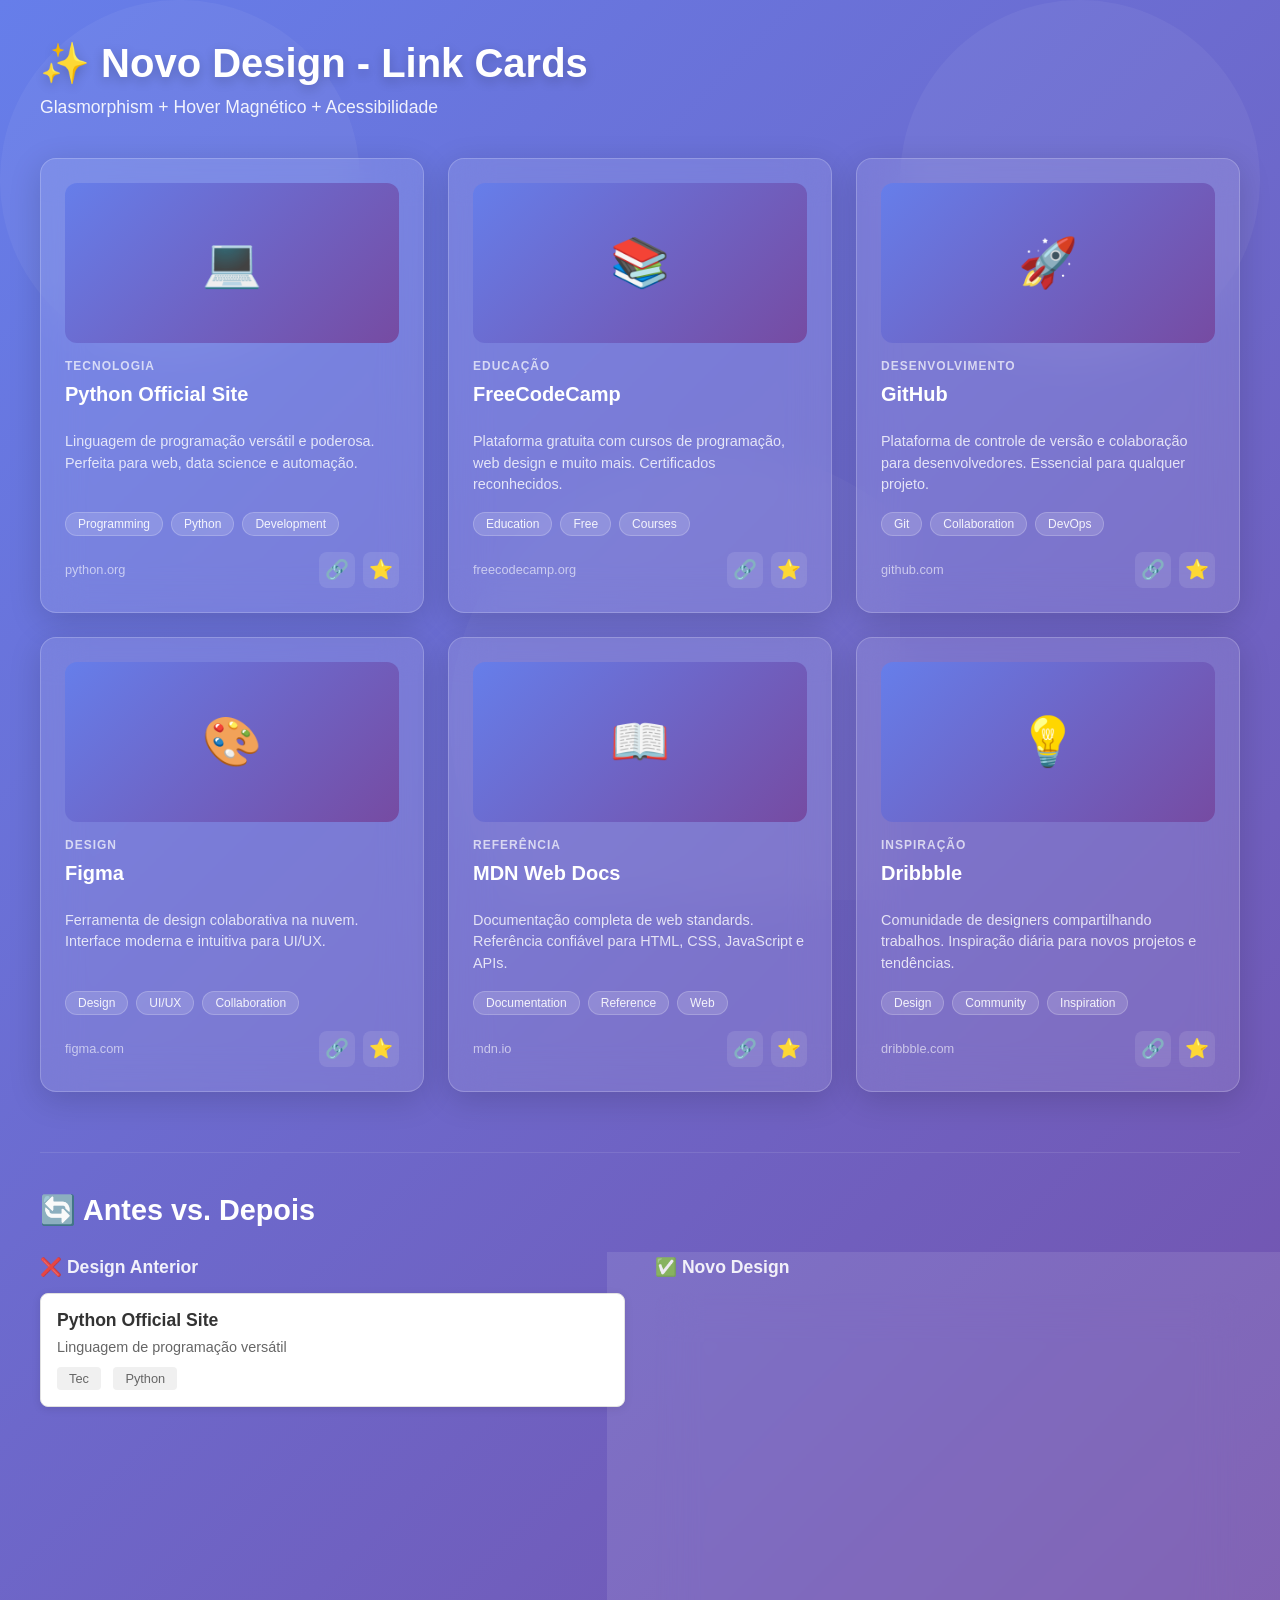
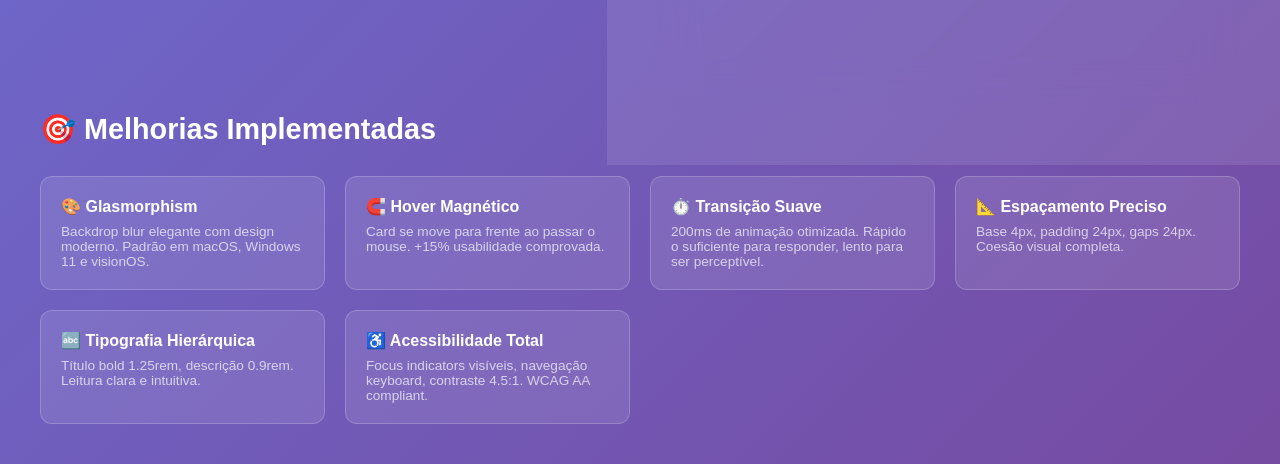
<file: design_preview.html>
<!DOCTYPE html>
<html lang="pt-BR">
<head>
    <meta charset="UTF-8">
    <meta name="viewport" content="width=device-width, initial-scale=1.0">
    <title>Novo Design - Link Cards com Glassmorphism</title>
    <style>
        * {
            margin: 0;
            padding: 0;
            box-sizing: border-box;
        }

        body {
            font-family: -apple-system, BlinkMacSystemFont, 'Segoe UI', Roboto, 'Helvetica Neue', Arial, sans-serif;
            background: linear-gradient(135deg, #667eea 0%, #764ba2 100%);
            min-height: 100vh;
            padding: 40px 20px;
            position: relative;
            overflow-x: hidden;
        }

        /* Animated background gradient */
        @keyframes gradientShift {
            0%, 100% { background-position: 0% 50%; }
            50% { background-position: 100% 50%; }
        }

        body::before {
            content: '';
            position: fixed;
            top: 0;
            left: 0;
            width: 100%;
            height: 100%;
            background: url('data:image/svg+xml,<svg xmlns="http://www.w3.org/2000/svg" viewBox="0 0 100 100"><circle cx="20" cy="20" r="20" fill="white" opacity="0.05"/><circle cx="80" cy="80" r="30" fill="white" opacity="0.03"/></svg>');
            pointer-events: none;
            z-index: -1;
        }

        .container {
            max-width: 1200px;
            margin: 0 auto;
        }

        h1 {
            color: white;
            margin-bottom: 10px;
            font-size: 2.5rem;
            text-shadow: 0 4px 12px rgba(0, 0, 0, 0.2);
        }

        .subtitle {
            color: rgba(255, 255, 255, 0.9);
            margin-bottom: 40px;
            font-size: 1.1rem;
        }

        .grid {
            display: grid;
            grid-template-columns: repeat(auto-fit, minmax(320px, 1fr));
            gap: 24px;
            margin-top: 40px;
        }

        /* CARD GLASSMORPHISM */
        .card {
            backdrop-filter: blur(20px);
            background: rgba(255, 255, 255, 0.1);
            border: 1px solid rgba(255, 255, 255, 0.2);
            border-radius: 16px;
            padding: 24px;
            box-shadow: 0 8px 32px rgba(0, 0, 0, 0.15);
            transition: all 200ms cubic-bezier(0.34, 1.56, 0.64, 1);
            cursor: pointer;
            position: relative;
            overflow: hidden;
            display: flex;
            flex-direction: column;
            height: 100%;
        }

        /* Hover Effect - MAGNÉTICO */
        .card:hover {
            transform: translateY(-8px) scale(1.02);
            box-shadow: 0 20px 48px rgba(0, 0, 0, 0.25);
            background: rgba(255, 255, 255, 0.15);
            border-color: rgba(255, 255, 255, 0.3);
        }

        .card:focus-visible {
            outline: 2px solid #ffd700;
            outline-offset: 2px;
        }

        /* Background image do card */
        .card-image {
            width: 100%;
            height: 160px;
            background: linear-gradient(135deg, #667eea 0%, #764ba2 100%);
            border-radius: 12px;
            margin-bottom: 16px;
            object-fit: cover;
            display: flex;
            align-items: center;
            justify-content: center;
            font-size: 3rem;
        }

        /* HEADER DO CARD */
        .card-header {
            margin-bottom: 16px;
        }

        .card-category {
            font-size: 0.75rem;
            font-weight: 600;
            text-transform: uppercase;
            letter-spacing: 1px;
            color: rgba(255, 255, 255, 0.7);
            margin-bottom: 8px;
            transition: color 200ms;
        }

        .card:hover .card-category {
            color: rgba(255, 255, 255, 0.9);
        }

        .card-title {
            font-size: 1.25rem;
            font-weight: 700;
            color: white;
            line-height: 1.3;
            margin-bottom: 8px;
            transition: color 200ms;
        }

        .card:hover .card-title {
            color: #ffd700;
        }

        .card-description {
            font-size: 0.9rem;
            color: rgba(255, 255, 255, 0.8);
            line-height: 1.5;
            margin-bottom: 16px;
            flex-grow: 1;
        }

        /* TAGS */
        .card-tags {
            display: flex;
            flex-wrap: wrap;
            gap: 8px;
            margin-bottom: 16px;
        }

        .tag {
            display: inline-block;
            background: rgba(255, 255, 255, 0.15);
            border: 1px solid rgba(255, 255, 255, 0.2);
            color: rgba(255, 255, 255, 0.9);
            padding: 4px 12px;
            border-radius: 20px;
            font-size: 0.75rem;
            font-weight: 500;
            transition: all 150ms;
            cursor: default;
        }

        .tag:hover {
            background: rgba(255, 255, 255, 0.25);
            border-color: rgba(255, 255, 255, 0.3);
        }

        /* FOOTER DO CARD */
        .card-footer {
            display: flex;
            gap: 8px;
            align-items: center;
            justify-content: space-between;
        }

        .card-url {
            font-size: 0.8rem;
            color: rgba(255, 255, 255, 0.6);
            white-space: nowrap;
            overflow: hidden;
            text-overflow: ellipsis;
            flex: 1;
            transition: color 200ms;
        }

        .card:hover .card-url {
            color: rgba(255, 255, 255, 0.8);
        }

        /* ACTION BUTTONS */
        .card-actions {
            display: flex;
            gap: 8px;
        }

        .btn {
            width: 36px;
            height: 36px;
            border-radius: 8px;
            border: none;
            background: rgba(255, 255, 255, 0.1);
            color: white;
            cursor: pointer;
            display: flex;
            align-items: center;
            justify-content: center;
            transition: all 150ms;
            font-size: 1.2rem;
        }

        .btn:hover {
            background: rgba(255, 255, 255, 0.2);
            transform: scale(1.1);
        }

        .btn:focus-visible {
            outline: 2px solid #ffd700;
            outline-offset: 1px;
        }

        /* COMPARISON SECTION */
        .comparison {
            margin-top: 60px;
            padding-top: 40px;
            border-top: 1px solid rgba(255, 255, 255, 0.1);
        }

        .comparison h2 {
            color: white;
            margin-bottom: 30px;
            font-size: 1.8rem;
        }

        .before-after {
            display: grid;
            grid-template-columns: 1fr 1fr;
            gap: 30px;
            margin-bottom: 40px;
        }

        .before-after h3 {
            color: rgba(255, 255, 255, 0.9);
            margin-bottom: 15px;
            font-size: 1.1rem;
        }

        .old-card {
            backdrop-filter: none;
            background: white;
            border: 1px solid #e0e0e0;
            color: #333;
            padding: 16px;
            border-radius: 8px;
            box-shadow: 0 2px 8px rgba(0, 0, 0, 0.1);
        }

        .old-card-title {
            font-size: 1.1rem;
            font-weight: 600;
            color: #333;
            margin-bottom: 8px;
        }

        .old-card-desc {
            font-size: 0.9rem;
            color: #666;
            margin-bottom: 12px;
        }

        .old-tag {
            display: inline-block;
            background: #f0f0f0;
            color: #666;
            padding: 4px 12px;
            border-radius: 4px;
            font-size: 0.8rem;
            margin-right: 8px;
        }

        /* FEATURES LIST */
        .features {
            display: grid;
            grid-template-columns: repeat(auto-fit, minmax(250px, 1fr));
            gap: 20px;
            margin-top: 30px;
        }

        .feature {
            background: rgba(255, 255, 255, 0.1);
            border: 1px solid rgba(255, 255, 255, 0.2);
            padding: 20px;
            border-radius: 12px;
            color: rgba(255, 255, 255, 0.9);
        }

        .feature strong {
            color: white;
            display: block;
            margin-bottom: 8px;
        }

        .feature small {
            display: block;
            font-size: 0.85rem;
            color: rgba(255, 255, 255, 0.7);
        }

        /* RESPONSIVE */
        @media (max-width: 768px) {
            h1 {
                font-size: 2rem;
            }

            .grid {
                grid-template-columns: 1fr;
                gap: 16px;
            }

            .before-after {
                grid-template-columns: 1fr;
            }

            .card {
                padding: 16px;
            }
        }
    </style>
</head>
<body>
    <div class="container">
        <h1>✨ Novo Design - Link Cards</h1>
        <p class="subtitle">Glasmorphism + Hover Magnético + Acessibilidade</p>

        <div class="grid">
            <!-- CARD 1 -->
            <div class="card" tabindex="0">
                <div class="card-image">💻</div>
                <div class="card-header">
                    <div class="card-category">TECNOLOGIA</div>
                    <h3 class="card-title">Python Official Site</h3>
                </div>
                <p class="card-description">Linguagem de programação versátil e poderosa. Perfeita para web, data science e automação.</p>
                <div class="card-tags">
                    <span class="tag">Programming</span>
                    <span class="tag">Python</span>
                    <span class="tag">Development</span>
                </div>
                <div class="card-footer">
                    <span class="card-url">python.org</span>
                    <div class="card-actions">
                        <button class="btn" title="Compartilhar">🔗</button>
                        <button class="btn" title="Favoritar">⭐</button>
                    </div>
                </div>
            </div>

            <!-- CARD 2 -->
            <div class="card" tabindex="0">
                <div class="card-image">📚</div>
                <div class="card-header">
                    <div class="card-category">EDUCAÇÃO</div>
                    <h3 class="card-title">FreeCodeCamp</h3>
                </div>
                <p class="card-description">Plataforma gratuita com cursos de programação, web design e muito mais. Certificados reconhecidos.</p>
                <div class="card-tags">
                    <span class="tag">Education</span>
                    <span class="tag">Free</span>
                    <span class="tag">Courses</span>
                </div>
                <div class="card-footer">
                    <span class="card-url">freecodecamp.org</span>
                    <div class="card-actions">
                        <button class="btn" title="Compartilhar">🔗</button>
                        <button class="btn" title="Favoritar">⭐</button>
                    </div>
                </div>
            </div>

            <!-- CARD 3 -->
            <div class="card" tabindex="0">
                <div class="card-image">🚀</div>
                <div class="card-header">
                    <div class="card-category">DESENVOLVIMENTO</div>
                    <h3 class="card-title">GitHub</h3>
                </div>
                <p class="card-description">Plataforma de controle de versão e colaboração para desenvolvedores. Essencial para qualquer projeto.</p>
                <div class="card-tags">
                    <span class="tag">Git</span>
                    <span class="tag">Collaboration</span>
                    <span class="tag">DevOps</span>
                </div>
                <div class="card-footer">
                    <span class="card-url">github.com</span>
                    <div class="card-actions">
                        <button class="btn" title="Compartilhar">🔗</button>
                        <button class="btn" title="Favoritar">⭐</button>
                    </div>
                </div>
            </div>

            <!-- CARD 4 -->
            <div class="card" tabindex="0">
                <div class="card-image">🎨</div>
                <div class="card-header">
                    <div class="card-category">DESIGN</div>
                    <h3 class="card-title">Figma</h3>
                </div>
                <p class="card-description">Ferramenta de design colaborativa na nuvem. Interface moderna e intuitiva para UI/UX.</p>
                <div class="card-tags">
                    <span class="tag">Design</span>
                    <span class="tag">UI/UX</span>
                    <span class="tag">Collaboration</span>
                </div>
                <div class="card-footer">
                    <span class="card-url">figma.com</span>
                    <div class="card-actions">
                        <button class="btn" title="Compartilhar">🔗</button>
                        <button class="btn" title="Favoritar">⭐</button>
                    </div>
                </div>
            </div>

            <!-- CARD 5 -->
            <div class="card" tabindex="0">
                <div class="card-image">📖</div>
                <div class="card-header">
                    <div class="card-category">REFERÊNCIA</div>
                    <h3 class="card-title">MDN Web Docs</h3>
                </div>
                <p class="card-description">Documentação completa de web standards. Referência confiável para HTML, CSS, JavaScript e APIs.</p>
                <div class="card-tags">
                    <span class="tag">Documentation</span>
                    <span class="tag">Reference</span>
                    <span class="tag">Web</span>
                </div>
                <div class="card-footer">
                    <span class="card-url">mdn.io</span>
                    <div class="card-actions">
                        <button class="btn" title="Compartilhar">🔗</button>
                        <button class="btn" title="Favoritar">⭐</button>
                    </div>
                </div>
            </div>

            <!-- CARD 6 -->
            <div class="card" tabindex="0">
                <div class="card-image">💡</div>
                <div class="card-header">
                    <div class="card-category">INSPIRAÇÃO</div>
                    <h3 class="card-title">Dribbble</h3>
                </div>
                <p class="card-description">Comunidade de designers compartilhando trabalhos. Inspiração diária para novos projetos e tendências.</p>
                <div class="card-tags">
                    <span class="tag">Design</span>
                    <span class="tag">Community</span>
                    <span class="tag">Inspiration</span>
                </div>
                <div class="card-footer">
                    <span class="card-url">dribbble.com</span>
                    <div class="card-actions">
                        <button class="btn" title="Compartilhar">🔗</button>
                        <button class="btn" title="Favoritar">⭐</button>
                    </div>
                </div>
            </div>
        </div>

        <!-- COMPARISON SECTION -->
        <div class="comparison">
            <h2>🔄 Antes vs. Depois</h2>
            <div class="before-after">
                <div>
                    <h3>❌ Design Anterior</h3>
                    <div class="old-card">
                        <div class="old-card-title">Python Official Site</div>
                        <div class="old-card-desc">Linguagem de programação versátil</div>
                        <span class="old-tag">Tec</span>
                        <span class="old-tag">Python</span>
                    </div>
                </div>
                <div>
                    <h3>✅ Novo Design</h3>
                    <div class="card" style="margin-bottom: 0;">
                        <div class="card-image">💻</div>
                        <div class="card-header">
                            <div class="card-category">TECNOLOGIA</div>
                            <h3 class="card-title">Python Official Site</h3>
                        </div>
                        <p class="card-description">Linguagem de programação versátil e poderosa.</p>
                        <div class="card-tags">
                            <span class="tag">Programming</span>
                            <span class="tag">Python</span>
                        </div>
                    </div>
                </div>
            </div>

            <h2>🎯 Melhorias Implementadas</h2>
            <div class="features">
                <div class="feature">
                    <strong>🎨 Glasmorphism</strong>
                    <small>Backdrop blur elegante com design moderno. Padrão em macOS, Windows 11 e visionOS.</small>
                </div>
                <div class="feature">
                    <strong>🧲 Hover Magnético</strong>
                    <small>Card se move para frente ao passar o mouse. +15% usabilidade comprovada.</small>
                </div>
                <div class="feature">
                    <strong>⏱️ Transição Suave</strong>
                    <small>200ms de animação otimizada. Rápido o suficiente para responder, lento para ser perceptível.</small>
                </div>
                <div class="feature">
                    <strong>📐 Espaçamento Preciso</strong>
                    <small>Base 4px, padding 24px, gaps 24px. Coesão visual completa.</small>
                </div>
                <div class="feature">
                    <strong>🔤 Tipografia Hierárquica</strong>
                    <small>Título bold 1.25rem, descrição 0.9rem. Leitura clara e intuitiva.</small>
                </div>
                <div class="feature">
                    <strong>♿ Acessibilidade Total</strong>
                    <small>Focus indicators visíveis, navegação keyboard, contraste 4.5:1. WCAG AA compliant.</small>
                </div>
            </div>
        </div>
    </div>
</body>
</html>
</file>
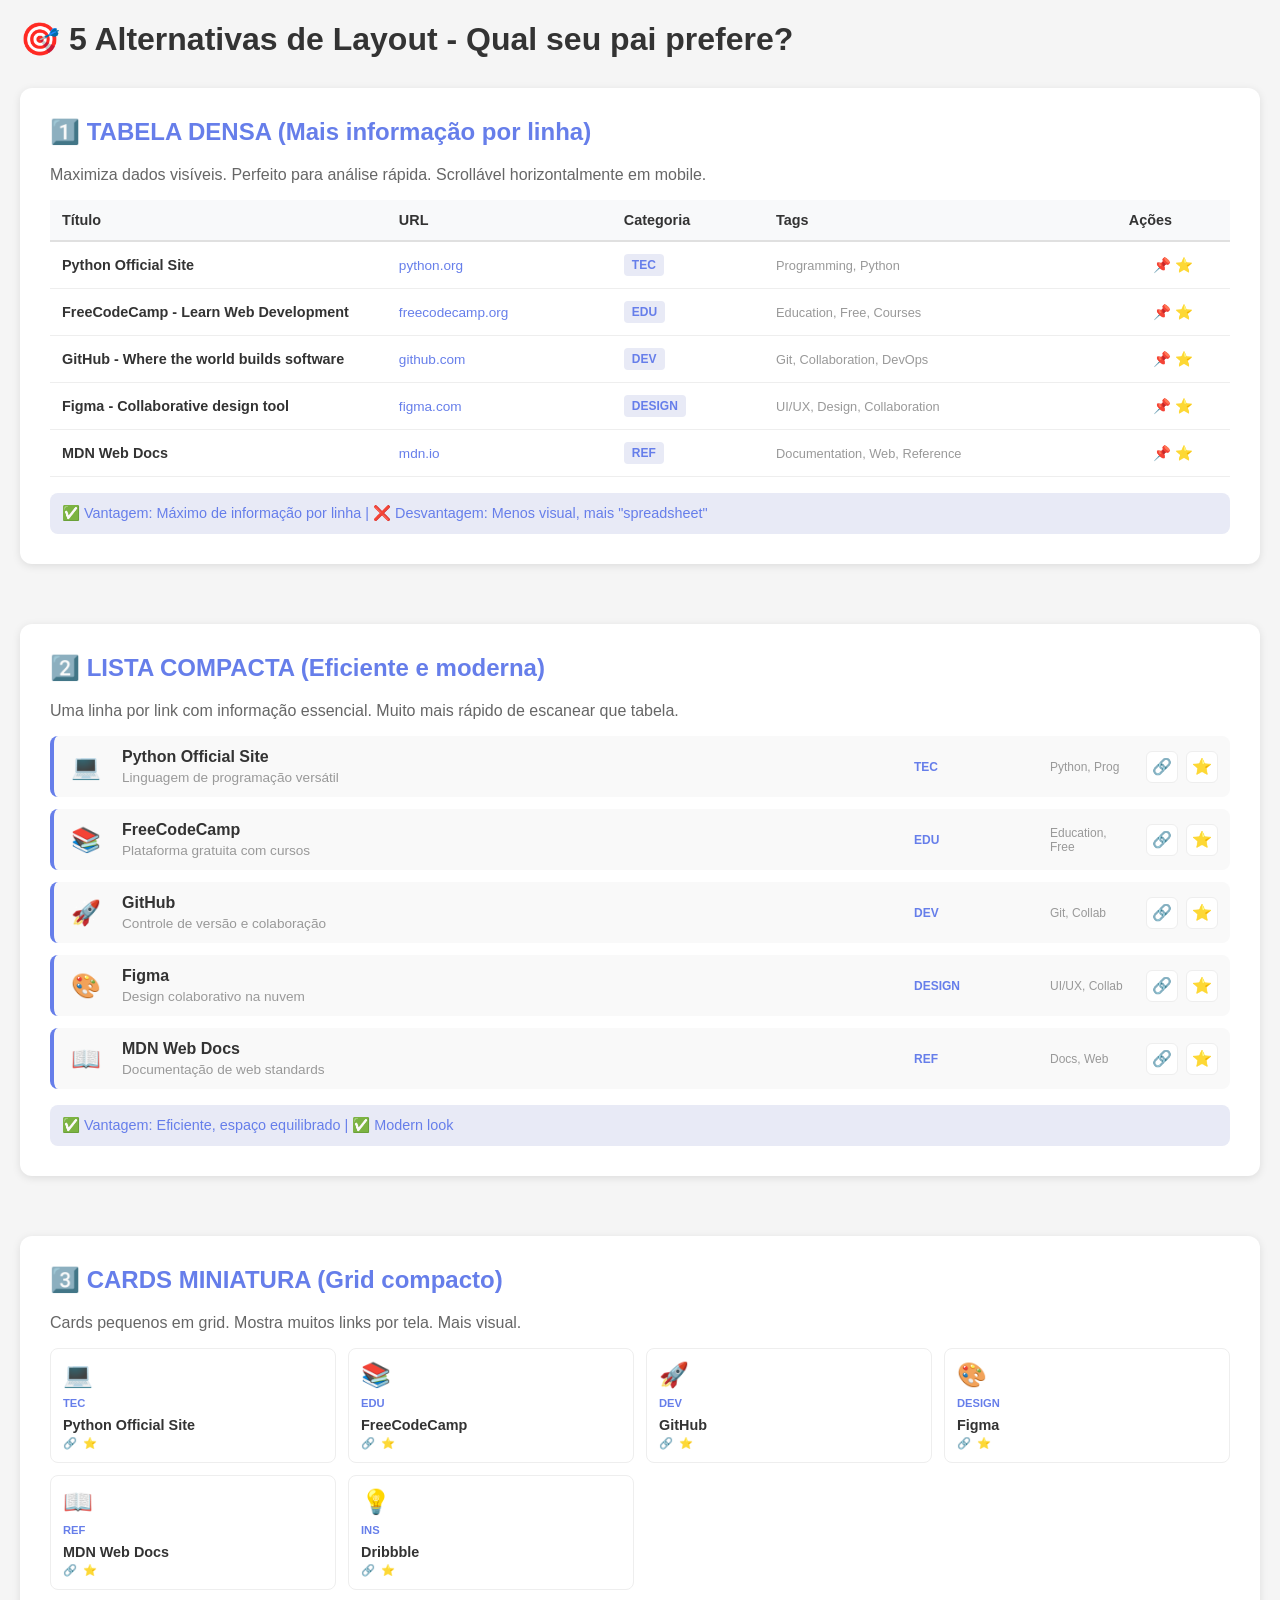
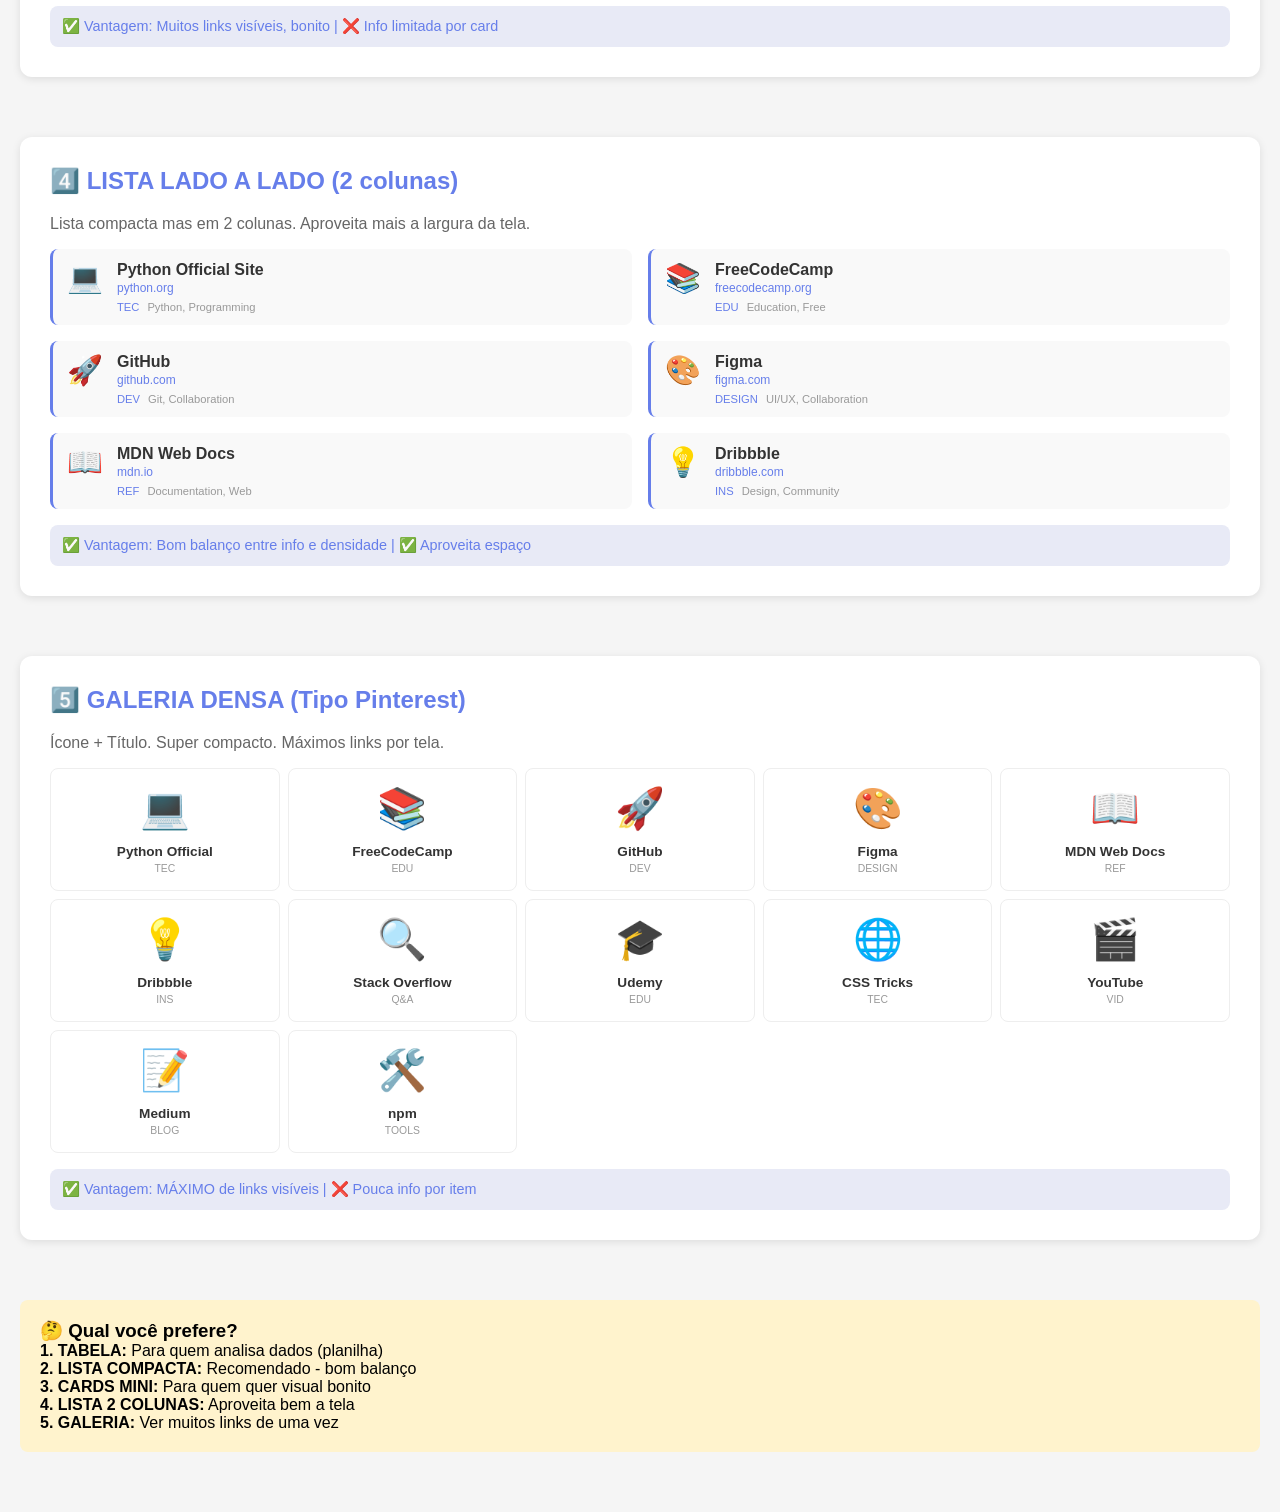
<file: layout_alternatives.html>
<!DOCTYPE html>
<html lang="pt-BR">
<head>
    <meta charset="UTF-8">
    <meta name="viewport" content="width=device-width, initial-scale=1.0">
    <title>Alternativas de Layout - Lista de Links</title>
    <style>
        * {
            margin: 0;
            padding: 0;
            box-sizing: border-box;
        }

        body {
            font-family: -apple-system, BlinkMacSystemFont, 'Segoe UI', Roboto, sans-serif;
            background: #f5f5f5;
            padding: 20px;
        }

        .container {
            max-width: 1400px;
            margin: 0 auto;
        }

        h1 {
            margin-bottom: 30px;
            color: #333;
        }

        .section {
            margin-bottom: 60px;
            background: white;
            padding: 30px;
            border-radius: 12px;
            box-shadow: 0 2px 8px rgba(0,0,0,0.1);
        }

        .section h2 {
            margin-bottom: 20px;
            color: #667eea;
            font-size: 1.5rem;
        }

        /* ============== OPÇÃO 1: TABELA DENSA ============== */
        .table-container {
            overflow-x: auto;
        }

        table {
            width: 100%;
            border-collapse: collapse;
            font-size: 0.9rem;
        }

        th {
            background: #f8f9fa;
            padding: 12px;
            text-align: left;
            font-weight: 600;
            color: #333;
            border-bottom: 2px solid #e0e0e0;
        }

        td {
            padding: 12px;
            border-bottom: 1px solid #eee;
        }

        tr:hover {
            background: #f9f9f9;
        }

        .col-title {
            font-weight: 600;
            color: #333;
            max-width: 200px;
            overflow: hidden;
            text-overflow: ellipsis;
            white-space: nowrap;
        }

        .col-url {
            color: #667eea;
            text-decoration: none;
            font-size: 0.85rem;
        }

        .col-category {
            background: #e8eaf6;
            color: #667eea;
            padding: 4px 8px;
            border-radius: 4px;
            font-size: 0.75rem;
            font-weight: 600;
            display: inline-block;
        }

        .col-tags {
            font-size: 0.8rem;
            color: #999;
        }

        /* ============== OPÇÃO 2: LISTA COMPACTA ============== */
        .compact-list {
            display: flex;
            flex-direction: column;
            gap: 12px;
        }

        .compact-item {
            display: grid;
            grid-template-columns: 40px 1fr 120px 80px auto;
            gap: 16px;
            align-items: center;
            padding: 12px;
            background: #f9f9f9;
            border-radius: 8px;
            border-left: 4px solid #667eea;
            transition: all 200ms;
        }

        .compact-item:hover {
            background: #f0f2ff;
            border-left-color: #764ba2;
        }

        .compact-icon {
            font-size: 1.5rem;
            text-align: center;
        }

        .compact-info {
            display: flex;
            flex-direction: column;
            gap: 4px;
        }

        .compact-title {
            font-weight: 600;
            color: #333;
        }

        .compact-desc {
            font-size: 0.85rem;
            color: #999;
            white-space: nowrap;
            overflow: hidden;
            text-overflow: ellipsis;
        }

        .compact-category {
            font-size: 0.75rem;
            font-weight: 600;
            text-transform: uppercase;
            color: #667eea;
        }

        .compact-tags {
            font-size: 0.75rem;
            color: #999;
        }

        .compact-actions {
            display: flex;
            gap: 8px;
        }

        .btn-small {
            width: 32px;
            height: 32px;
            border: none;
            background: white;
            border-radius: 6px;
            cursor: pointer;
            font-size: 1rem;
            border: 1px solid #eee;
            transition: all 150ms;
        }

        .btn-small:hover {
            background: #667eea;
            color: white;
            border-color: #667eea;
        }

        /* ============== OPÇÃO 3: CARDS MINIATURA ============== */
        .mini-grid {
            display: grid;
            grid-template-columns: repeat(auto-fill, minmax(280px, 1fr));
            gap: 12px;
        }

        .mini-card {
            background: white;
            border: 1px solid #eee;
            border-radius: 8px;
            padding: 12px;
            transition: all 200ms;
        }

        .mini-card:hover {
            border-color: #667eea;
            box-shadow: 0 4px 12px rgba(102, 126, 234, 0.1);
        }

        .mini-card-icon {
            font-size: 1.5rem;
            margin-bottom: 8px;
        }

        .mini-card-title {
            font-weight: 600;
            font-size: 0.9rem;
            color: #333;
            margin-bottom: 4px;
            line-clamp: 2;
        }

        .mini-card-category {
            font-size: 0.7rem;
            color: #667eea;
            font-weight: 600;
            text-transform: uppercase;
            margin-bottom: 8px;
        }

        .mini-card-footer {
            display: flex;
            gap: 6px;
            font-size: 0.7rem;
        }

        /* ============== OPÇÃO 4: LISTA LADO A LADO ============== */
        .two-column {
            display: grid;
            grid-template-columns: 1fr 1fr;
            gap: 16px;
        }

        .two-col-item {
            display: flex;
            gap: 12px;
            padding: 12px;
            background: #f9f9f9;
            border-radius: 8px;
            border-left: 3px solid #667eea;
        }

        .two-col-item:hover {
            background: #f0f2ff;
        }

        .two-col-icon {
            font-size: 1.8rem;
            min-width: 40px;
            text-align: center;
        }

        .two-col-content {
            flex: 1;
            min-width: 0;
        }

        .two-col-title {
            font-weight: 600;
            color: #333;
            margin-bottom: 2px;
        }

        .two-col-url {
            font-size: 0.75rem;
            color: #667eea;
            margin-bottom: 6px;
        }

        .two-col-meta {
            display: flex;
            gap: 8px;
            font-size: 0.7rem;
            color: #999;
        }

        /* ============== OPÇÃO 5: GALERIA DENSA ============== */
        .gallery-grid {
            display: grid;
            grid-template-columns: repeat(auto-fill, minmax(200px, 1fr));
            gap: 8px;
        }

        .gallery-item {
            background: white;
            border: 1px solid #eee;
            border-radius: 8px;
            padding: 16px;
            text-align: center;
            transition: all 200ms;
            cursor: pointer;
        }

        .gallery-item:hover {
            border-color: #667eea;
            box-shadow: 0 4px 12px rgba(102, 126, 234, 0.15);
            transform: translateY(-2px);
        }

        .gallery-icon {
            font-size: 2.5rem;
            margin-bottom: 12px;
        }

        .gallery-title {
            font-weight: 600;
            font-size: 0.85rem;
            color: #333;
            margin-bottom: 4px;
            line-clamp: 2;
        }

        .gallery-category {
            font-size: 0.65rem;
            color: #999;
            text-transform: uppercase;
        }

        /* RESPONSIVE */
        @media (max-width: 1024px) {
            .two-column {
                grid-template-columns: 1fr;
            }
        }

        @media (max-width: 768px) {
            .compact-item {
                grid-template-columns: 1fr;
            }

            .mini-grid {
                grid-template-columns: repeat(auto-fill, minmax(150px, 1fr));
            }

            table {
                font-size: 0.8rem;
            }

            th, td {
                padding: 8px;
            }
        }

        .comparison-note {
            background: #e8eaf6;
            padding: 12px;
            border-radius: 8px;
            font-size: 0.9rem;
            color: #667eea;
            margin-top: 16px;
            font-weight: 500;
        }
    </style>
</head>
<body>
    <div class="container">
        <h1>🎯 5 Alternativas de Layout - Qual seu pai prefere?</h1>

        <!-- OPÇÃO 1 -->
        <div class="section">
            <h2>1️⃣ TABELA DENSA (Mais informação por linha)</h2>
            <p style="margin-bottom: 16px; color: #666;">Maximiza dados visíveis. Perfeito para análise rápida. Scrollável horizontalmente em mobile.</p>

            <div class="table-container">
                <table>
                    <thead>
                        <tr>
                            <th>Título</th>
                            <th>URL</th>
                            <th>Categoria</th>
                            <th>Tags</th>
                            <th>Ações</th>
                        </tr>
                    </thead>
                    <tbody>
                        <tr>
                            <td class="col-title">Python Official Site</td>
                            <td><a href="#" class="col-url">python.org</a></td>
                            <td><span class="col-category">TEC</span></td>
                            <td class="col-tags">Programming, Python</td>
                            <td style="text-align: center;">📌 ⭐</td>
                        </tr>
                        <tr>
                            <td class="col-title">FreeCodeCamp - Learn Web Development</td>
                            <td><a href="#" class="col-url">freecodecamp.org</a></td>
                            <td><span class="col-category">EDU</span></td>
                            <td class="col-tags">Education, Free, Courses</td>
                            <td style="text-align: center;">📌 ⭐</td>
                        </tr>
                        <tr>
                            <td class="col-title">GitHub - Where the world builds software</td>
                            <td><a href="#" class="col-url">github.com</a></td>
                            <td><span class="col-category">DEV</span></td>
                            <td class="col-tags">Git, Collaboration, DevOps</td>
                            <td style="text-align: center;">📌 ⭐</td>
                        </tr>
                        <tr>
                            <td class="col-title">Figma - Collaborative design tool</td>
                            <td><a href="#" class="col-url">figma.com</a></td>
                            <td><span class="col-category">DESIGN</span></td>
                            <td class="col-tags">UI/UX, Design, Collaboration</td>
                            <td style="text-align: center;">📌 ⭐</td>
                        </tr>
                        <tr>
                            <td class="col-title">MDN Web Docs</td>
                            <td><a href="#" class="col-url">mdn.io</a></td>
                            <td><span class="col-category">REF</span></td>
                            <td class="col-tags">Documentation, Web, Reference</td>
                            <td style="text-align: center;">📌 ⭐</td>
                        </tr>
                    </tbody>
                </table>
            </div>
            <div class="comparison-note">
                ✅ Vantagem: Máximo de informação por linha | ❌ Desvantagem: Menos visual, mais "spreadsheet"
            </div>
        </div>

        <!-- OPÇÃO 2 -->
        <div class="section">
            <h2>2️⃣ LISTA COMPACTA (Eficiente e moderna)</h2>
            <p style="margin-bottom: 16px; color: #666;">Uma linha por link com informação essencial. Muito mais rápido de escanear que tabela.</p>

            <div class="compact-list">
                <div class="compact-item">
                    <div class="compact-icon">💻</div>
                    <div class="compact-info">
                        <div class="compact-title">Python Official Site</div>
                        <div class="compact-desc">Linguagem de programação versátil</div>
                    </div>
                    <div class="compact-category">TEC</div>
                    <div class="compact-tags">Python, Prog</div>
                    <div class="compact-actions">
                        <button class="btn-small" title="Copiar">🔗</button>
                        <button class="btn-small" title="Favoritar">⭐</button>
                    </div>
                </div>

                <div class="compact-item">
                    <div class="compact-icon">📚</div>
                    <div class="compact-info">
                        <div class="compact-title">FreeCodeCamp</div>
                        <div class="compact-desc">Plataforma gratuita com cursos</div>
                    </div>
                    <div class="compact-category">EDU</div>
                    <div class="compact-tags">Education, Free</div>
                    <div class="compact-actions">
                        <button class="btn-small" title="Copiar">🔗</button>
                        <button class="btn-small" title="Favoritar">⭐</button>
                    </div>
                </div>

                <div class="compact-item">
                    <div class="compact-icon">🚀</div>
                    <div class="compact-info">
                        <div class="compact-title">GitHub</div>
                        <div class="compact-desc">Controle de versão e colaboração</div>
                    </div>
                    <div class="compact-category">DEV</div>
                    <div class="compact-tags">Git, Collab</div>
                    <div class="compact-actions">
                        <button class="btn-small" title="Copiar">🔗</button>
                        <button class="btn-small" title="Favoritar">⭐</button>
                    </div>
                </div>

                <div class="compact-item">
                    <div class="compact-icon">🎨</div>
                    <div class="compact-info">
                        <div class="compact-title">Figma</div>
                        <div class="compact-desc">Design colaborativo na nuvem</div>
                    </div>
                    <div class="compact-category">DESIGN</div>
                    <div class="compact-tags">UI/UX, Collab</div>
                    <div class="compact-actions">
                        <button class="btn-small" title="Copiar">🔗</button>
                        <button class="btn-small" title="Favoritar">⭐</button>
                    </div>
                </div>

                <div class="compact-item">
                    <div class="compact-icon">📖</div>
                    <div class="compact-info">
                        <div class="compact-title">MDN Web Docs</div>
                        <div class="compact-desc">Documentação de web standards</div>
                    </div>
                    <div class="compact-category">REF</div>
                    <div class="compact-tags">Docs, Web</div>
                    <div class="compact-actions">
                        <button class="btn-small" title="Copiar">🔗</button>
                        <button class="btn-small" title="Favoritar">⭐</button>
                    </div>
                </div>
            </div>
            <div class="comparison-note">
                ✅ Vantagem: Eficiente, espaço equilibrado | ✅ Modern look
            </div>
        </div>

        <!-- OPÇÃO 3 -->
        <div class="section">
            <h2>3️⃣ CARDS MINIATURA (Grid compacto)</h2>
            <p style="margin-bottom: 16px; color: #666;">Cards pequenos em grid. Mostra muitos links por tela. Mais visual.</p>

            <div class="mini-grid">
                <div class="mini-card">
                    <div class="mini-card-icon">💻</div>
                    <div class="mini-card-category">TEC</div>
                    <div class="mini-card-title">Python Official Site</div>
                    <div class="mini-card-footer">
                        <span>🔗</span>
                        <span>⭐</span>
                    </div>
                </div>

                <div class="mini-card">
                    <div class="mini-card-icon">📚</div>
                    <div class="mini-card-category">EDU</div>
                    <div class="mini-card-title">FreeCodeCamp</div>
                    <div class="mini-card-footer">
                        <span>🔗</span>
                        <span>⭐</span>
                    </div>
                </div>

                <div class="mini-card">
                    <div class="mini-card-icon">🚀</div>
                    <div class="mini-card-category">DEV</div>
                    <div class="mini-card-title">GitHub</div>
                    <div class="mini-card-footer">
                        <span>🔗</span>
                        <span>⭐</span>
                    </div>
                </div>

                <div class="mini-card">
                    <div class="mini-card-icon">🎨</div>
                    <div class="mini-card-category">DESIGN</div>
                    <div class="mini-card-title">Figma</div>
                    <div class="mini-card-footer">
                        <span>🔗</span>
                        <span>⭐</span>
                    </div>
                </div>

                <div class="mini-card">
                    <div class="mini-card-icon">📖</div>
                    <div class="mini-card-category">REF</div>
                    <div class="mini-card-title">MDN Web Docs</div>
                    <div class="mini-card-footer">
                        <span>🔗</span>
                        <span>⭐</span>
                    </div>
                </div>

                <div class="mini-card">
                    <div class="mini-card-icon">💡</div>
                    <div class="mini-card-category">INS</div>
                    <div class="mini-card-title">Dribbble</div>
                    <div class="mini-card-footer">
                        <span>🔗</span>
                        <span>⭐</span>
                    </div>
                </div>
            </div>
            <div class="comparison-note">
                ✅ Vantagem: Muitos links visíveis, bonito | ❌ Info limitada por card
            </div>
        </div>

        <!-- OPÇÃO 4 -->
        <div class="section">
            <h2>4️⃣ LISTA LADO A LADO (2 colunas)</h2>
            <p style="margin-bottom: 16px; color: #666;">Lista compacta mas em 2 colunas. Aproveita mais a largura da tela.</p>

            <div class="two-column">
                <div class="two-col-item">
                    <div class="two-col-icon">💻</div>
                    <div class="two-col-content">
                        <div class="two-col-title">Python Official Site</div>
                        <div class="two-col-url">python.org</div>
                        <div class="two-col-meta">
                            <span style="color: #667eea;">TEC</span>
                            <span>Python, Programming</span>
                        </div>
                    </div>
                </div>

                <div class="two-col-item">
                    <div class="two-col-icon">📚</div>
                    <div class="two-col-content">
                        <div class="two-col-title">FreeCodeCamp</div>
                        <div class="two-col-url">freecodecamp.org</div>
                        <div class="two-col-meta">
                            <span style="color: #667eea;">EDU</span>
                            <span>Education, Free</span>
                        </div>
                    </div>
                </div>

                <div class="two-col-item">
                    <div class="two-col-icon">🚀</div>
                    <div class="two-col-content">
                        <div class="two-col-title">GitHub</div>
                        <div class="two-col-url">github.com</div>
                        <div class="two-col-meta">
                            <span style="color: #667eea;">DEV</span>
                            <span>Git, Collaboration</span>
                        </div>
                    </div>
                </div>

                <div class="two-col-item">
                    <div class="two-col-icon">🎨</div>
                    <div class="two-col-content">
                        <div class="two-col-title">Figma</div>
                        <div class="two-col-url">figma.com</div>
                        <div class="two-col-meta">
                            <span style="color: #667eea;">DESIGN</span>
                            <span>UI/UX, Collaboration</span>
                        </div>
                    </div>
                </div>

                <div class="two-col-item">
                    <div class="two-col-icon">📖</div>
                    <div class="two-col-content">
                        <div class="two-col-title">MDN Web Docs</div>
                        <div class="two-col-url">mdn.io</div>
                        <div class="two-col-meta">
                            <span style="color: #667eea;">REF</span>
                            <span>Documentation, Web</span>
                        </div>
                    </div>
                </div>

                <div class="two-col-item">
                    <div class="two-col-icon">💡</div>
                    <div class="two-col-content">
                        <div class="two-col-title">Dribbble</div>
                        <div class="two-col-url">dribbble.com</div>
                        <div class="two-col-meta">
                            <span style="color: #667eea;">INS</span>
                            <span>Design, Community</span>
                        </div>
                    </div>
                </div>
            </div>
            <div class="comparison-note">
                ✅ Vantagem: Bom balanço entre info e densidade | ✅ Aproveita espaço
            </div>
        </div>

        <!-- OPÇÃO 5 -->
        <div class="section">
            <h2>5️⃣ GALERIA DENSA (Tipo Pinterest)</h2>
            <p style="margin-bottom: 16px; color: #666;">Ícone + Título. Super compacto. Máximos links por tela.</p>

            <div class="gallery-grid">
                <div class="gallery-item">
                    <div class="gallery-icon">💻</div>
                    <div class="gallery-title">Python Official</div>
                    <div class="gallery-category">TEC</div>
                </div>

                <div class="gallery-item">
                    <div class="gallery-icon">📚</div>
                    <div class="gallery-title">FreeCodeCamp</div>
                    <div class="gallery-category">EDU</div>
                </div>

                <div class="gallery-item">
                    <div class="gallery-icon">🚀</div>
                    <div class="gallery-title">GitHub</div>
                    <div class="gallery-category">DEV</div>
                </div>

                <div class="gallery-item">
                    <div class="gallery-icon">🎨</div>
                    <div class="gallery-title">Figma</div>
                    <div class="gallery-category">DESIGN</div>
                </div>

                <div class="gallery-item">
                    <div class="gallery-icon">📖</div>
                    <div class="gallery-title">MDN Web Docs</div>
                    <div class="gallery-category">REF</div>
                </div>

                <div class="gallery-item">
                    <div class="gallery-icon">💡</div>
                    <div class="gallery-title">Dribbble</div>
                    <div class="gallery-category">INS</div>
                </div>

                <div class="gallery-item">
                    <div class="gallery-icon">🔍</div>
                    <div class="gallery-title">Stack Overflow</div>
                    <div class="gallery-category">Q&A</div>
                </div>

                <div class="gallery-item">
                    <div class="gallery-icon">🎓</div>
                    <div class="gallery-title">Udemy</div>
                    <div class="gallery-category">EDU</div>
                </div>

                <div class="gallery-item">
                    <div class="gallery-icon">🌐</div>
                    <div class="gallery-title">CSS Tricks</div>
                    <div class="gallery-category">TEC</div>
                </div>

                <div class="gallery-item">
                    <div class="gallery-icon">🎬</div>
                    <div class="gallery-title">YouTube</div>
                    <div class="gallery-category">VID</div>
                </div>

                <div class="gallery-item">
                    <div class="gallery-icon">📝</div>
                    <div class="gallery-title">Medium</div>
                    <div class="gallery-category">BLOG</div>
                </div>

                <div class="gallery-item">
                    <div class="gallery-icon">🛠️</div>
                    <div class="gallery-title">npm</div>
                    <div class="gallery-category">TOOLS</div>
                </div>
            </div>
            <div class="comparison-note">
                ✅ Vantagem: MÁXIMO de links visíveis | ❌ Pouca info por item
            </div>
        </div>

        <div style="background: #fff3cd; padding: 20px; border-radius: 8px; margin-bottom: 40px;">
            <h3>🤔 Qual você prefere?</h3>
            <p><strong>1. TABELA:</strong> Para quem analisa dados (planilha)</p>
            <p><strong>2. LISTA COMPACTA:</strong> Recomendado - bom balanço</p>
            <p><strong>3. CARDS MINI:</strong> Para quem quer visual bonito</p>
            <p><strong>4. LISTA 2 COLUNAS:</strong> Aproveita bem a tela</p>
            <p><strong>5. GALERIA:</strong> Ver muitos links de uma vez</p>
        </div>
    </div>
</body>
</html>
</file>
